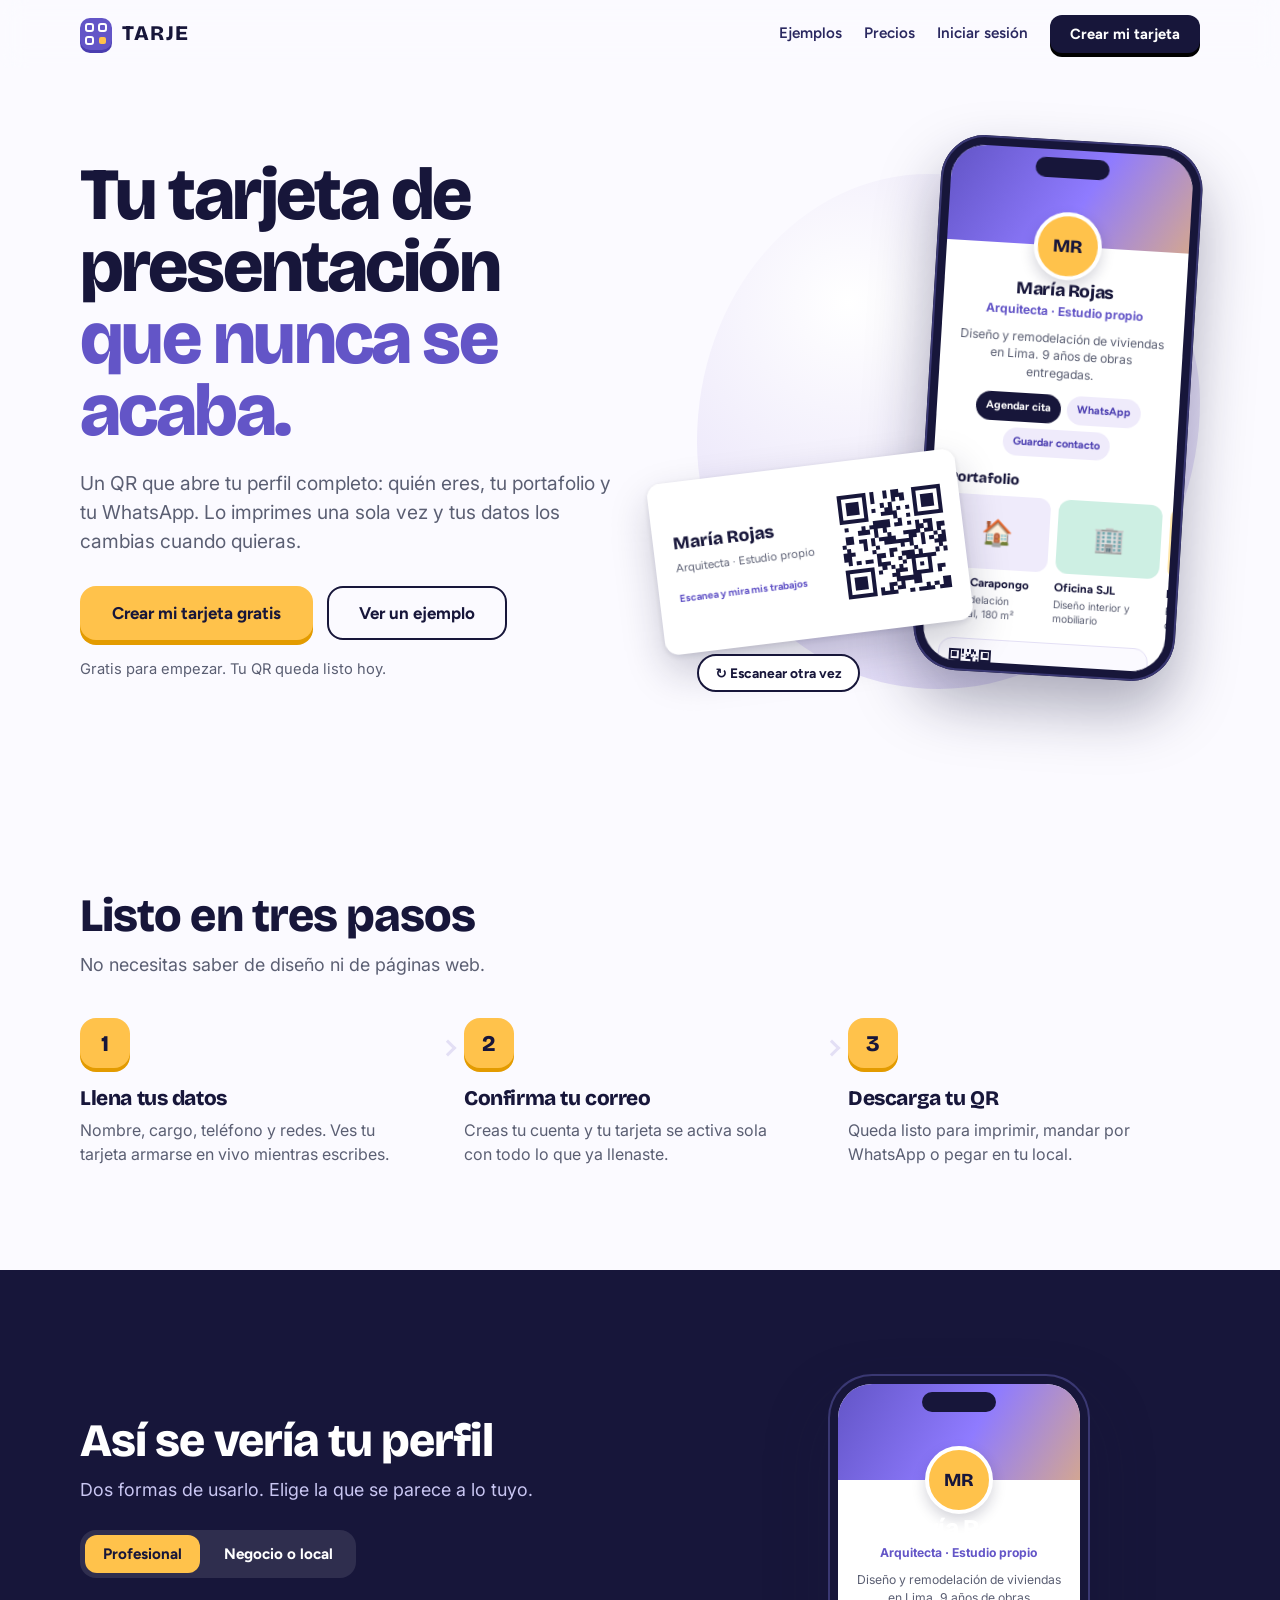
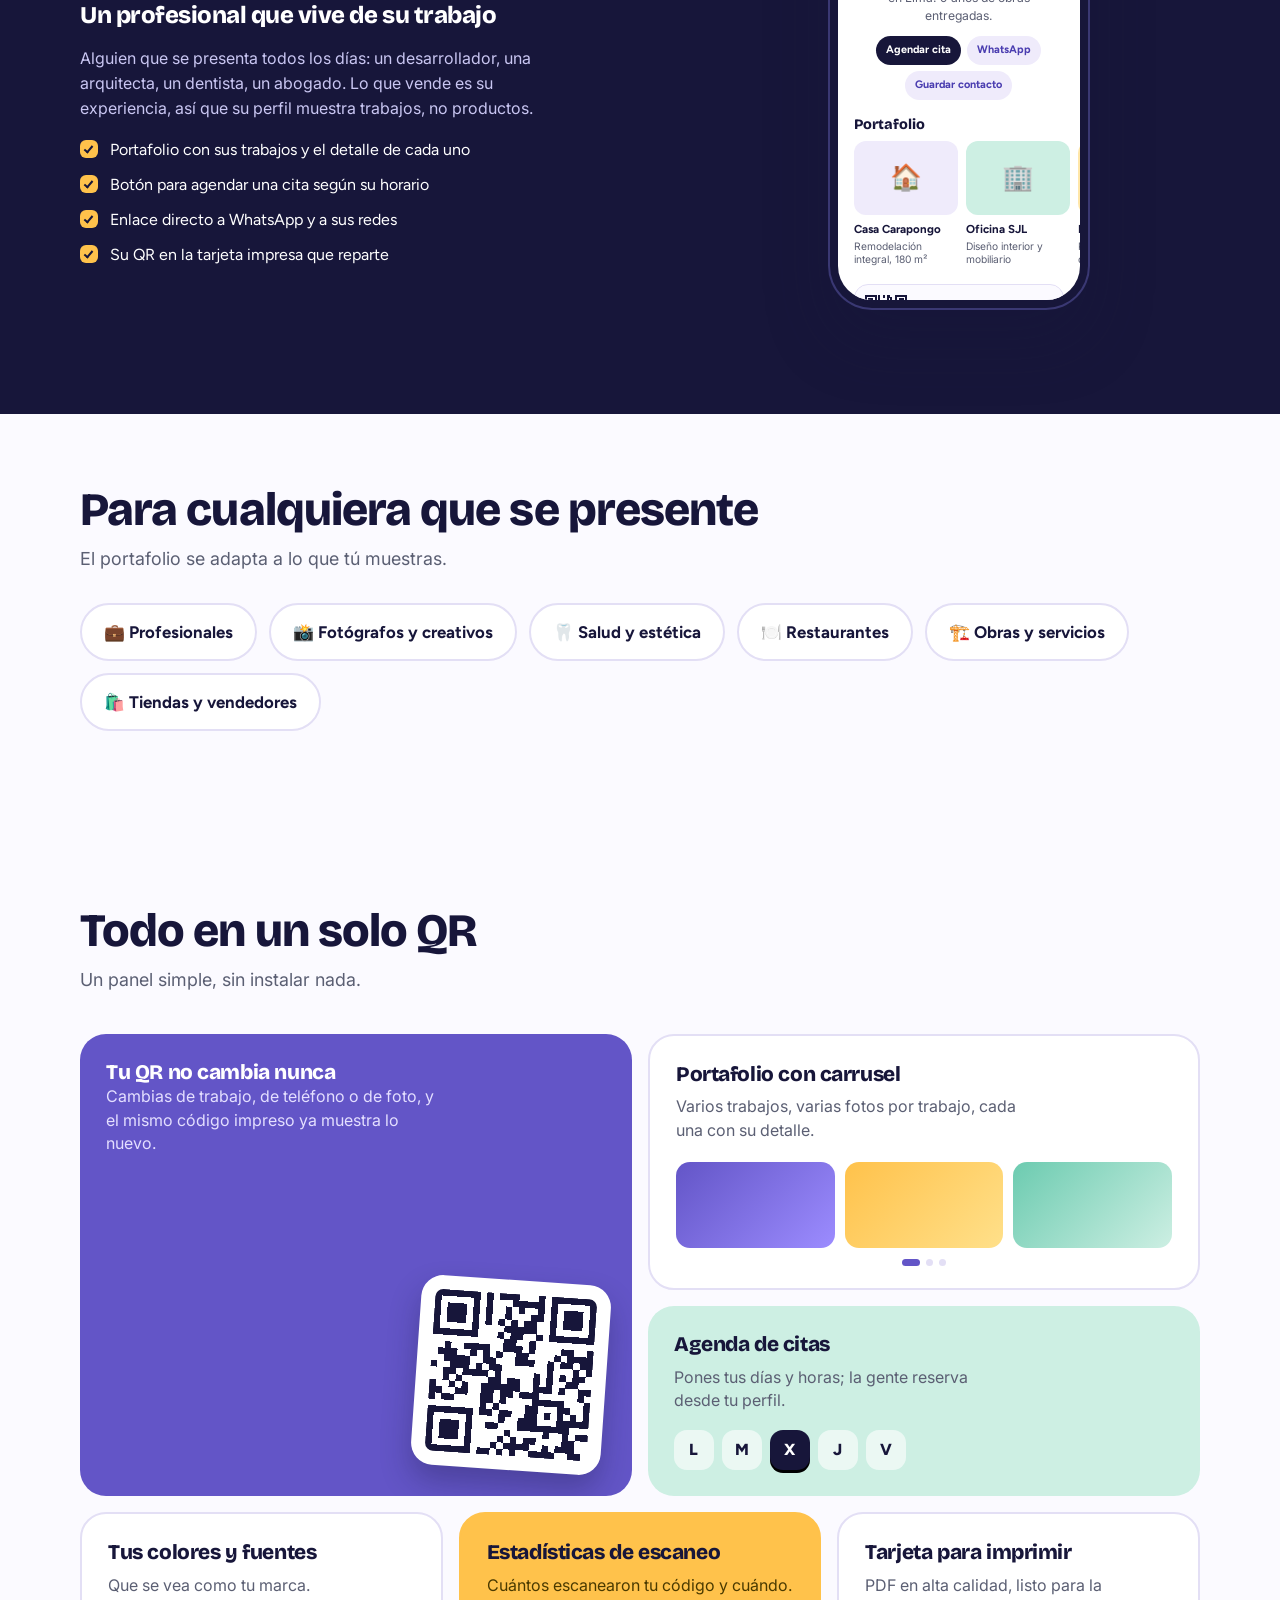
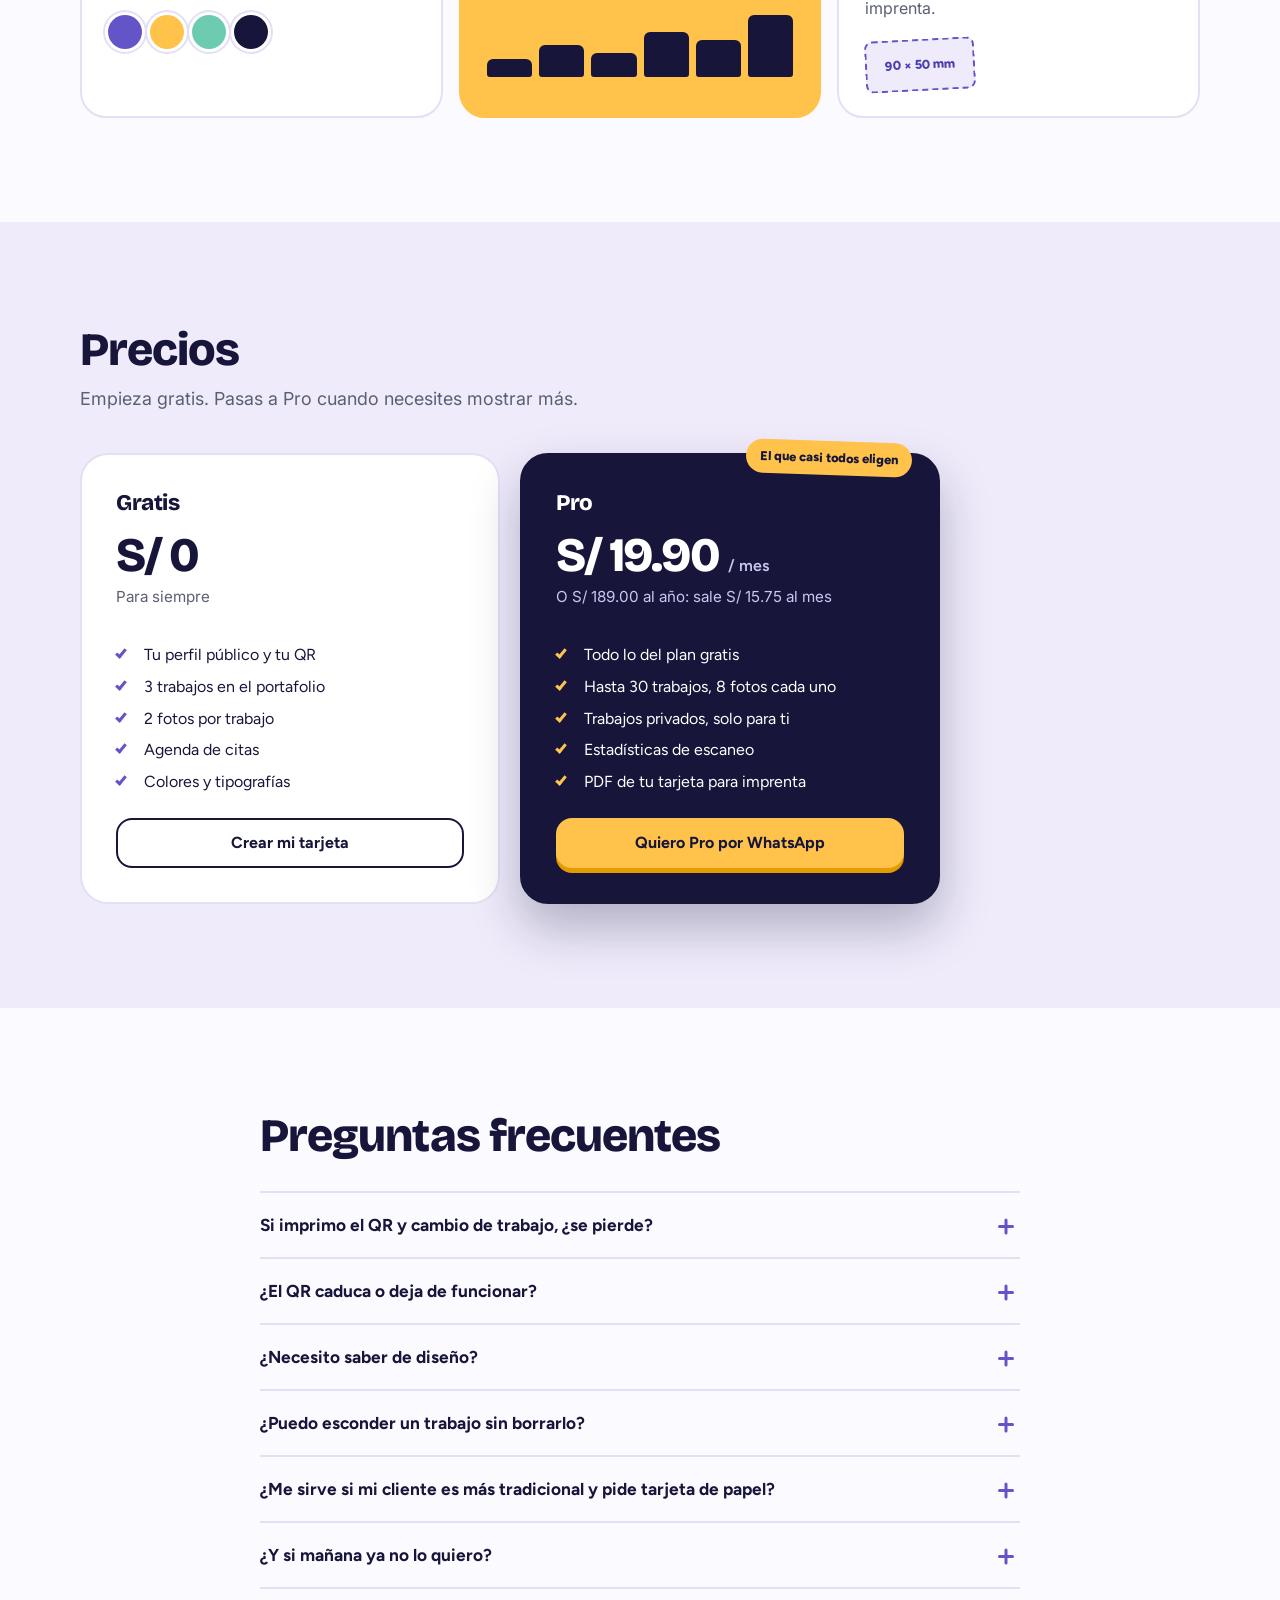
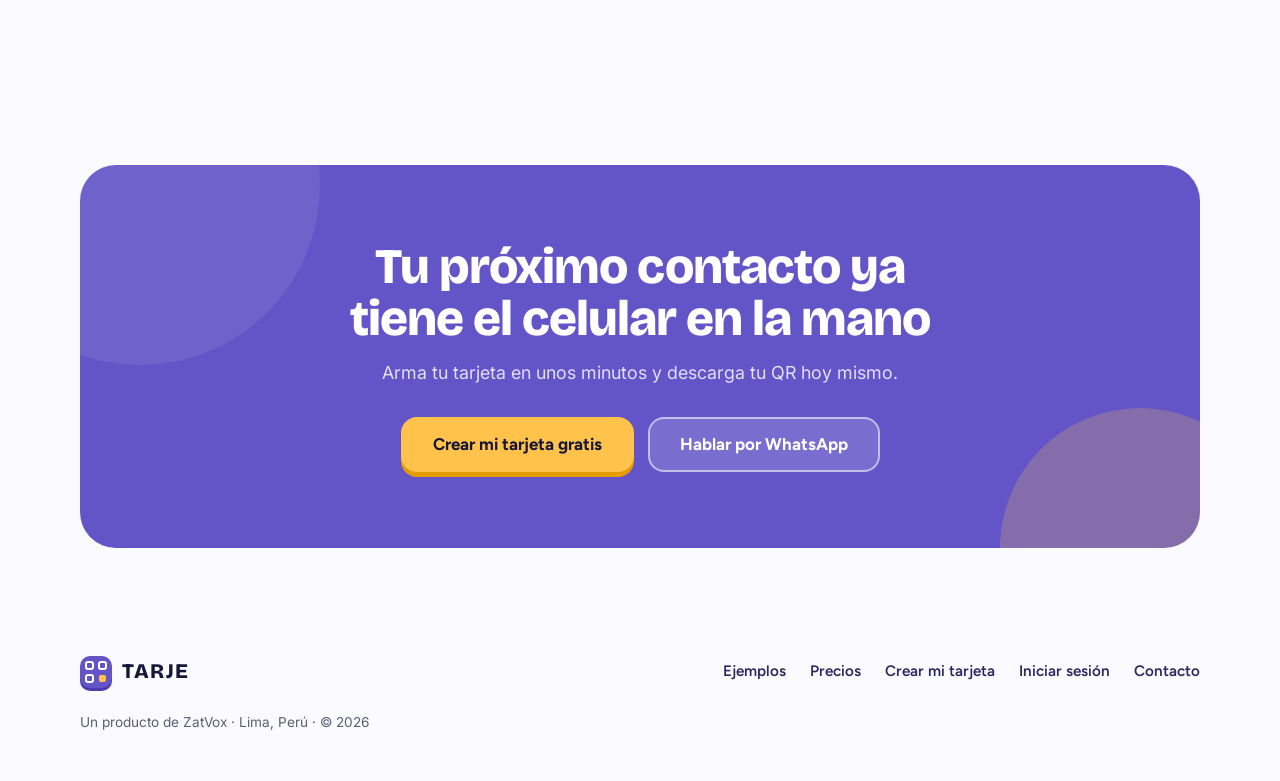
<file: index.html>
<!DOCTYPE html>
<html lang="es">
<head>
<meta charset="UTF-8">
<meta name="viewport" content="width=device-width, initial-scale=1">
<title>TARJE — Tu tarjeta de presentación en un QR</title>
<meta name="description" content="Crea tu tarjeta de presentación digital con portafolio, QR propio y agenda de citas. Imprime el QR una vez; tus datos los cambias cuando quieras.">
<meta name="theme-color" content="#6355C7">
<link rel="icon" href="assets/images/logo.svg">
<link rel="manifest" href="site.webmanifest">
<link rel="preconnect" href="https://fonts.googleapis.com">
<link rel="preconnect" href="https://fonts.gstatic.com" crossorigin>
<link rel="stylesheet" href="https://fonts.googleapis.com/css2?family=Bricolage+Grotesque:opsz,wght@12..96,600;12..96,800&family=Figtree:wght@400;500;600;700&display=swap">
<link rel="stylesheet" href="assets/css/styles.css">
<link rel="stylesheet" href="assets/css/landing.css">
</head>
<body class="lp" id="top">

<!-- ============ NAVBAR ============ -->
<nav class="lp-nav">
  <div class="lp-wrap lp-nav__inner">
    <a class="lp-brand" href="#top" aria-label="TARJE, inicio">
      <span class="lp-brand__mark" aria-hidden="true"><i></i><i></i><i></i><b></b></span>
      <span class="lp-brand__name" data-marca>TARJE</span>
    </a>
    <div class="lp-nav__links">
      <a class="lp-nav__txt" href="#demo">Ejemplos</a>
      <a class="lp-nav__txt" href="#precios">Precios</a>
      <a class="lp-nav__txt lp-nav__login" href="pages/login.html">Iniciar sesión</a>
      <a class="lp-btn lp-btn--ink lp-btn--sm" href="crear.html">Crear mi tarjeta</a>
    </div>
  </div>
</nav>

<main>
<!-- ============ HERO ============ -->
<header class="lp-hero">
  <div class="lp-wrap lp-hero__grid">
    <div class="lp-hero__copy">
      <h1>Tu tarjeta de presentación <span>que nunca se acaba.</span></h1>
      <p class="lp-hero__sub">
        Un QR que abre tu perfil completo: quién eres, tu portafolio y tu WhatsApp.
        Lo imprimes una sola vez y tus datos los cambias cuando quieras.
      </p>
      <div class="lp-hero__cta">
        <a class="lp-btn lp-btn--aji lp-btn--lg" href="crear.html">Crear mi tarjeta gratis</a>
        <a class="lp-btn lp-btn--line lp-btn--lg" href="#demo">Ver un ejemplo</a>
      </div>
      <p class="lp-hero__note">Gratis para empezar. Tu QR queda listo hoy.</p>
    </div>

    <div class="lp-scene" id="escena" aria-label="Un celular escaneando el QR de una tarjeta impresa y abriendo el perfil">
      <div class="lp-scene__blob" aria-hidden="true"></div>

      <div class="lp-paper" aria-hidden="true">
        <div class="lp-paper__txt">
          <b>María Rojas</b>
          <span>Arquitecta · Estudio propio</span>
          <small>Escanea y mira mis trabajos</small>
        </div>
        <div class="lp-paper__qr">
          <svg class="lp-qr" data-qr="hero" viewBox="0 0 25 25" shape-rendering="crispEdges"></svg>
          <i class="lp-beam"></i>
          <i class="lp-ping"></i>
        </div>
      </div>

      <div class="lp-phone">
        <span class="lp-phone__notch" aria-hidden="true"></span>
        <div class="lp-phone__screen" id="demo-screen"></div>
      </div>

      <button type="button" class="lp-replay" id="replay">↻ Escanear otra vez</button>
    </div>
  </div>
</header>

<!-- ============ CÓMO FUNCIONA ============ -->
<section class="lp-sec" id="como">
  <div class="lp-wrap">
    <h2 class="lp-h2">Listo en tres pasos</h2>
    <p class="lp-lead">No necesitas saber de diseño ni de páginas web.</p>
    <ol class="lp-steps">
      <li><span class="lp-steps__n">1</span><h3>Llena tus datos</h3><p>Nombre, cargo, teléfono y redes. Ves tu tarjeta armarse en vivo mientras escribes.</p></li>
      <li><span class="lp-steps__n">2</span><h3>Confirma tu correo</h3><p>Creas tu cuenta y tu tarjeta se activa sola con todo lo que ya llenaste.</p></li>
      <li><span class="lp-steps__n">3</span><h3>Descarga tu QR</h3><p>Queda listo para imprimir, mandar por WhatsApp o pegar en tu local.</p></li>
    </ol>
  </div>
</section>

<!-- ============ DEMO ============ -->
<section class="lp-sec lp-sec--ink" id="demo">
  <div class="lp-wrap lp-demo">
    <div class="lp-demo__copy">
      <h2 class="lp-h2">Así se vería tu perfil</h2>
      <p class="lp-lead">Dos formas de usarlo. Elige la que se parece a lo tuyo.</p>
      <div class="lp-tabs" role="tablist" aria-label="Tipo de perfil">
        <button class="lp-tab" role="tab" aria-selected="true"  data-demo="profesional">Profesional</button>
        <button class="lp-tab" role="tab" aria-selected="false" data-demo="negocio">Negocio o local</button>
      </div>
      <h3 id="demo-titulo">—</h3>
      <p id="demo-texto" class="lp-demo__txt"></p>
      <ul class="lp-demo__list" id="demo-bullets"></ul>
    </div>
    <div class="lp-phone lp-phone--static">
      <span class="lp-phone__notch" aria-hidden="true"></span>
      <div class="lp-phone__screen" id="demo-screen-2"></div>
    </div>
  </div>
</section>

<!-- ============ PARA QUIÉN ============ -->
<section class="lp-sec lp-sec--tight">
  <div class="lp-wrap">
    <h2 class="lp-h2">Para cualquiera que se presente</h2>
    <p class="lp-lead">El portafolio se adapta a lo que tú muestras.</p>
    <ul class="lp-chips">
      <li>💼 Profesionales</li>
      <li>📸 Fotógrafos y creativos</li>
      <li>🦷 Salud y estética</li>
      <li>🍽️ Restaurantes</li>
      <li>🏗️ Obras y servicios</li>
      <li>🛍️ Tiendas y vendedores</li>
    </ul>
  </div>
</section>

<!-- ============ FUNCIONES ============ -->
<section class="lp-sec">
  <div class="lp-wrap">
    <h2 class="lp-h2">Todo en un solo QR</h2>
    <p class="lp-lead">Un panel simple, sin instalar nada.</p>

    <div class="lp-bento">
      <article class="lp-tile lp-tile--qr">
        <div>
          <h3>Tu QR no cambia nunca</h3>
          <p>Cambias de trabajo, de teléfono o de foto, y el mismo código impreso ya muestra lo nuevo.</p>
        </div>
        <svg class="lp-qr lp-qr--tile" data-qr="tile" viewBox="0 0 25 25" shape-rendering="crispEdges" aria-hidden="true"></svg>
      </article>

      <article class="lp-tile lp-tile--port">
        <h3>Portafolio con carrusel</h3>
        <p>Varios trabajos, varias fotos por trabajo, cada una con su detalle.</p>
        <div class="lp-mini-car" aria-hidden="true"><i></i><i></i><i></i><em><u></u><u></u><u></u></em></div>
      </article>

      <article class="lp-tile lp-tile--cita">
        <h3>Agenda de citas</h3>
        <p>Pones tus días y horas; la gente reserva desde tu perfil.</p>
        <div class="lp-days" aria-hidden="true"><i>L</i><i>M</i><i class="on">X</i><i>J</i><i>V</i></div>
      </article>

      <article class="lp-tile lp-tile--color">
        <h3>Tus colores y fuentes</h3>
        <p>Que se vea como tu marca.</p>
        <div class="lp-swatches" aria-hidden="true"><i></i><i></i><i></i><i></i></div>
      </article>

      <article class="lp-tile lp-tile--stats">
        <h3>Estadísticas de escaneo</h3>
        <p>Cuántos escanearon tu código y cuándo.</p>
        <div class="lp-bars" aria-hidden="true"><i></i><i></i><i></i><i></i><i></i><i></i></div>
      </article>

      <article class="lp-tile lp-tile--print">
        <h3>Tarjeta para imprimir</h3>
        <p>PDF en alta calidad, listo para la imprenta.</p>
        <div class="lp-mini-card" aria-hidden="true">90 × 50 mm</div>
      </article>
    </div>
  </div>
</section>

<!-- ============ PRECIOS ============ -->
<section class="lp-sec lp-sec--lilac" id="precios">
  <div class="lp-wrap">
    <h2 class="lp-h2">Precios</h2>
    <p class="lp-lead">Empieza gratis. Pasas a Pro cuando necesites mostrar más.</p>

    <div class="lp-plans">
      <article class="lp-plan">
        <h3>Gratis</h3>
        <p class="lp-plan__price">S/ 0</p>
        <p class="lp-plan__alt">Para siempre</p>
        <ul>
          <li>Tu perfil público y tu QR</li>
          <li>3 trabajos en el portafolio</li>
          <li>2 fotos por trabajo</li>
          <li>Agenda de citas</li>
          <li>Colores y tipografías</li>
        </ul>
        <a class="lp-btn lp-btn--line" href="crear.html">Crear mi tarjeta</a>
      </article>

      <article class="lp-plan lp-plan--pro">
        <span class="lp-plan__tag">El que casi todos eligen</span>
        <h3>Pro</h3>
        <p class="lp-plan__price">S/ 19.90 <small>/ mes</small></p>
        <p class="lp-plan__alt">O S/ 189.00 al año: sale S/ 15.75 al mes</p>
        <ul>
          <li>Todo lo del plan gratis</li>
          <li>Hasta 30 trabajos, 8 fotos cada uno</li>
          <li>Trabajos privados, solo para ti</li>
          <li>Estadísticas de escaneo</li>
          <li>PDF de tu tarjeta para imprenta</li>
        </ul>
        <a class="lp-btn lp-btn--aji" href="crear.html" data-wa="pro">Quiero Pro por WhatsApp</a>
      </article>
    </div>
  </div>
</section>

<!-- ============ FAQ ============ -->
<section class="lp-sec">
  <div class="lp-wrap lp-wrap--narrow">
    <h2 class="lp-h2">Preguntas frecuentes</h2>
    <div class="lp-faq">
      <details><summary>Si imprimo el QR y cambio de trabajo, ¿se pierde?</summary>
        <p>No. El QR apunta a tu perfil, no a tus datos. Entras a tu panel, cambias cargo, empresa o teléfono, y el mismo código impreso ya muestra lo nuevo. Por eso conviene imprimir por millar una sola vez.</p></details>
      <details><summary>¿El QR caduca o deja de funcionar?</summary>
        <p>No caduca. Mientras tu perfil esté activo, el código sigue llevando a él.</p></details>
      <details><summary>¿Necesito saber de diseño?</summary>
        <p>No. Llenas un formulario y vas viendo el resultado. Si quieres, cambias colores y tipografía con un clic.</p></details>
      <details><summary>¿Puedo esconder un trabajo sin borrarlo?</summary>
        <p>Sí, en el plan Pro. Lo marcas como privado: lo sigues viendo tú en tu panel y desaparece del perfil público.</p></details>
      <details><summary>¿Me sirve si mi cliente es más tradicional y pide tarjeta de papel?</summary>
        <p>Para eso está el PDF para imprenta: tu tarjeta física, con tu QR impreso. El papel se lo das como siempre; el QR es el que se mantiene al día.</p></details>
      <details><summary>¿Y si mañana ya no lo quiero?</summary>
        <p>Cancelas cuando quieras y tu perfil vuelve al plan gratis. No se borra nada de golpe.</p></details>
    </div>
  </div>
</section>

<!-- ============ CTA FINAL ============ -->
<section class="lp-sec lp-sec--tight">
  <div class="lp-wrap">
    <div class="lp-cta">
      <h2>Tu próximo contacto ya tiene el celular en la mano</h2>
      <p>Arma tu tarjeta en unos minutos y descarga tu QR hoy mismo.</p>
      <div class="lp-cta__btns">
        <a class="lp-btn lp-btn--aji lp-btn--lg" href="crear.html">Crear mi tarjeta gratis</a>
        <a class="lp-btn lp-btn--glass lp-btn--lg" href="#" data-wa="contacto">Hablar por WhatsApp</a>
      </div>
    </div>
  </div>
</section>
</main>

<!-- ============ FOOTER ============ -->
<footer class="lp-footer">
  <div class="lp-wrap lp-footer__row">
    <a class="lp-brand" href="#top" aria-label="TARJE, inicio">
      <span class="lp-brand__mark" aria-hidden="true"><i></i><i></i><i></i><b></b></span>
      <span class="lp-brand__name" data-marca>TARJE</span>
    </a>
    <nav class="lp-footer__links" aria-label="Enlaces">
      <a href="#demo">Ejemplos</a>
      <a href="#precios">Precios</a>
      <a href="crear.html">Crear mi tarjeta</a>
      <a href="pages/login.html">Iniciar sesión</a>
      <a href="#" data-wa="contacto">Contacto</a>
    </nav>
    <p class="lp-footer__legal">Un producto de ZatVox · Lima, Perú · © <span id="anio"></span></p>
  </div>
</footer>

<script type="module" src="assets/js/landing.js"></script>
</body>
</html>
</file>
<file: assets/css/styles.css>
@import url('https://fonts.googleapis.com/css2?family=Poppins:wght@600;700&family=Inter:wght@400;500;600&display=swap');
@import url('variables.css');
@import url('components.css');
@import url('responsive.css');

* { box-sizing: border-box; }

html { scroll-behavior: smooth; }

body {
  margin: 0;
  font-family: var(--font-body);
  color: var(--color-text);
  background: var(--color-page-bg);
  line-height: 1.55;
  -webkit-font-smoothing: antialiased;
}

h1, h2, h3, h4 {
  font-family: var(--font-heading);
  line-height: 1.25;
  margin: 0 0 var(--space-sm);
}

/* Los párrafos deben referenciar la variable directamente: si solo
   heredaran el font-family ya resuelto de <body>, un cambio de
   --font-body más abajo en el árbol (preview de "Diseño", perfil
   público) no se reflejaría en vivo. Ver fix de fuentes en tiempo real. */
p { font-family: var(--font-body); }

a { color: var(--color-primary); text-decoration: none; }
a:hover { text-decoration: underline; }

img { max-width: 100%; display: block; }

.container {
  width: 100%;
  max-width: 1120px;
  margin: 0 auto;
  padding: 0 var(--space-md);
}

.visually-hidden {
  position: absolute !important;
  width: 1px; height: 1px;
  overflow: hidden;
  clip: rect(0 0 0 0);
  white-space: nowrap;
}

:focus-visible {
  outline: 3px solid var(--color-secondary);
  outline-offset: 2px;
}

@media (prefers-reduced-motion: reduce) {
  * { animation-duration: 0.01ms !important; transition-duration: 0.01ms !important; }
}

/* ------------------------------------------------------------
   Header / Navbar simple
------------------------------------------------------------ */
.navbar {
  display: flex;
  align-items: center;
  justify-content: space-between;
  padding: var(--space-md) 0;
}

.navbar__logo {
  display: inline-flex;
  align-items: center;
  gap: 10px;
  font-family: var(--font-heading);
  font-weight: 700;
  font-size: 1.25rem;
  color: var(--color-primary);
}
.navbar__logo img { width: 32px; height: 32px; border-radius: 8px; }

/* ------------------------------------------------------------
   Layout wizard: formulario + preview lado a lado
------------------------------------------------------------ */
.wizard-layout {
  display: grid;
  grid-template-columns: 1fr; /* móvil: apilado (evita el corte horizontal) */
  gap: var(--space-lg);
  align-items: start;
  padding: var(--space-lg) 0 var(--space-xl);
}

/* Layout lado a lado solo desde escritorio/tablet grande. Esta regla
   vive aquí (no solo en responsive.css) porque los @import siempre se
   resuelven ANTES que el resto de este archivo: si el 2-columnas
   quedara sin media query aquí, ganaría en TODOS los anchos, incluido
   el móvil, aunque responsive.css diga lo contrario (bug corregido). */
@media (min-width: 1024px) {
  .wizard-layout {
    grid-template-columns: 1.1fr 0.9fr;
  }
}

.wizard-pasos {
  display: flex;
  gap: var(--space-xs);
  margin-bottom: var(--space-md);
  flex-wrap: wrap;
}

.wizard-paso-indicador {
  width: 32px; height: 32px;
  border-radius: 50%;
  display: flex; align-items: center; justify-content: center;
  background: var(--gray-100);
  color: var(--gray-600);
  font-weight: 600;
  font-size: 0.85rem;
  border: 2px solid var(--color-border);
}

.wizard-paso-indicador.activo {
  background: var(--color-primary);
  border-color: var(--color-primary);
  color: #fff;
}

.wizard-paso-indicador.completo {
  background: var(--color-success);
  border-color: var(--color-success);
  color: #fff;
}

.wizard-paso { display: none; }
.wizard-paso.activo { display: block; }

/* ------------------------------------------------------------
   Preview de tarjeta (vive en wizard, dashboard y perfil público)
------------------------------------------------------------ */
.tarjeta-preview {
  position: static; /* móvil: no sticky, para que no se quede angosta al costado */
  order: -1; /* móvil: la vista previa va arriba del formulario */
  background: var(--color-bg);
  border-radius: var(--radius-lg);
  box-shadow: var(--shadow-lg);
  overflow: hidden;
  text-align: center;
}

@media (min-width: 1024px) {
  .tarjeta-preview {
    position: sticky;
    top: var(--space-md);
    order: 0;
  }
}

/* Banda de color que refleja la paleta elegida en "Diseño", en tiempo
   real. Incluye avatar + nombre + cargo + íconos de redes (como último
   hijo): estos últimos se pintan a medias fuera del degradado gracias
   al margin-bottom negativo de __redes, así la zona de color llega
   hasta la mitad de los íconos, igual que en el perfil público. */
.tarjeta-preview__header {
  position: relative;
  padding: var(--space-lg) var(--space-md) calc(var(--space-lg) + 12px);
  background: linear-gradient(135deg, var(--color-primary), var(--color-primary-dark));
  transition: background var(--transition);
}

/* Borde ondulado que separa la banda de color del cuerpo blanco,
   inspirado en el diseño de referencia (curva suave en vez de línea
   recta). El path usa var(--color-bg) para quedar siempre en blanco. */
.tarjeta-preview__ola {
  position: absolute;
  z-index: 1;
  left: 0; right: 0; bottom: -1px;
  width: 100%; height: 24px;
  display: block;
}

.tarjeta-preview__avatar-wrap {
  position: relative;
  width: 96px; height: 96px;
  margin: 0 auto var(--space-sm);
}

.tarjeta-preview__avatar {
  position: absolute; inset: 0;
  width: 96px; height: 96px;
  border-radius: 50%;
  object-fit: cover;
  background: var(--color-primary-light);
  border: 3px solid #fff;
  box-shadow: var(--shadow-sm);
}

/* Ícono de silueta que se muestra mientras no se ha elegido ninguna
   foto de perfil, para que la vista previa no luzca vacía desde el
   inicio (wizard y dashboard). Se oculta en cuanto hay una imagen. */
.tarjeta-preview__avatar-placeholder {
  position: absolute; inset: 0;
  display: flex; align-items: center; justify-content: center;
  border-radius: 50%;
  background: var(--color-primary-light);
  border: 3px solid #fff;
  box-shadow: var(--shadow-sm);
  color: var(--gray-500);
  pointer-events: none;
}

.tarjeta-preview__nombre { font-size: 1.35rem; margin-bottom: 2px; color: var(--color-on-primary, #fff); }
.tarjeta-preview__cargo { font-size: 0.95rem; margin-bottom: 0; color: var(--color-on-primary, #fff); opacity: 0.9; }

.tarjeta-preview__body { padding: 0 var(--space-md) var(--space-lg); }

.tarjeta-preview__bio { font-size: 0.9rem; color: var(--gray-600); margin: var(--space-md) 0; }
.tarjeta-preview__bio--vacio,
.tarjeta-preview__contacto-vacio,
.tarjeta-preview__redes-vacio { color: var(--gray-400); font-style: italic; }

.tarjeta-preview__redes-vacio {
  display: inline-block;
  font-size: 0.8rem;
  background: var(--color-bg);
  color: var(--gray-500);
  padding: 8px 14px;
  border-radius: var(--radius-lg);
  box-shadow: var(--shadow-sm);
}

.tarjeta-preview__redes {
  position: relative;
  z-index: 2;
  display: flex; justify-content: center; gap: var(--space-xs);
  flex-wrap: wrap; margin: var(--space-sm) 0 -19px;
}

.tarjeta-preview__redes a {
  width: 38px; height: 38px;
  display: flex; align-items: center; justify-content: center;
  border-radius: 50%;
  background: var(--color-bg);
  color: var(--gray-900);
  box-shadow: var(--shadow-sm);
  text-decoration: none;
}

/* Lista de contacto estilo "fila": ícono en círculo + etiqueta pequeña
   arriba y valor en negrita debajo, separadas por líneas divisorias
   (inspirado en el diseño de referencia). */
.tarjeta-preview__contacto {
  display: flex; flex-direction: column;
  text-align: left;
  background: var(--color-bg);
  border-radius: var(--radius-md);
  font-family: var(--font-body);
}

.tarjeta-preview__contacto-item {
  display: flex; gap: var(--space-sm); align-items: center;
  padding: var(--space-sm) 0;
  border-bottom: 1px solid var(--color-border);
  font-family: var(--font-body);
}

.tarjeta-preview__contacto-item:last-child { border-bottom: none; }

.tarjeta-preview__contacto-icono {
  width: 40px; height: 40px;
  flex-shrink: 0;
  border-radius: 50%;
  background: var(--gray-100);
  color: var(--gray-700);
  display: flex; align-items: center; justify-content: center;
}

.tarjeta-preview__contacto-texto { min-width: 0; }

.tarjeta-preview__contacto-label {
  display: block;
  font-size: 0.75rem;
  color: var(--gray-500);
}

.tarjeta-preview__contacto-valor {
  display: block;
  font-size: 0.95rem;
  font-weight: 600;
  color: var(--gray-900);
  overflow-wrap: anywhere;
  text-decoration: none;
}
a.tarjeta-preview__contacto-valor:hover { text-decoration: underline; }

/* Perfil público: header a todo ancho con fondo degradado.
   Incluye avatar + nombre + cargo + íconos de redes; estos últimos
   se pintan a medias fuera del degradado (margin-bottom negativo)
   para que la zona de color llegue hasta la mitad de los íconos,
   igual que en la vista previa del wizard/dashboard. */
.perfil-header {
  position: relative;
  background: linear-gradient(135deg, var(--color-primary), var(--color-primary-dark));
  padding: var(--space-xl) 0 calc(var(--space-md) + 12px);
  color: var(--color-on-primary);
  text-align: center;
  border-radius: 0 0 var(--radius-lg) var(--radius-lg);
}

.perfil-header .perfil-avatar {
  margin: 0 auto var(--space-sm);
}

.perfil-header .tarjeta-preview__redes {
  margin: var(--space-md) 0 -19px;
}

/* Botones de acción del perfil público (Guardar contacto / WhatsApp):
   siempre neutros (fondo claro, texto oscuro) para garantizar
   legibilidad sin importar la paleta libre que elija el usuario. */
.btn-perfil-accion {
  background: #fff;
  color: var(--gray-900);
  border: 1.5px solid var(--color-border);
}
.btn-perfil-accion:hover { background: var(--gray-100); }

/* Lightbox: al hacer click en una foto de la galería, se agranda en el
   centro de la pantalla; click fuera de la imagen (en el fondo oscuro)
   la vuelve a encoger a su lugar. Se anima con opacity + scale. */
.lightbox {
  position: fixed;
  inset: 0;
  z-index: 1000;
  display: flex;
  align-items: center;
  justify-content: center;
  padding: var(--space-lg);
  background: rgba(15, 15, 20, 0.88);
  opacity: 0;
  visibility: hidden;
  transition: opacity 0.25s ease;
}

.lightbox--visible {
  opacity: 1;
  visibility: visible;
}

.lightbox img {
  max-width: min(90vw, 640px);
  max-height: 85vh;
  border-radius: var(--radius-md);
  box-shadow: var(--shadow-lg);
  transform: scale(0.82);
  transition: transform 0.25s ease;
  cursor: default;
}

.lightbox--visible img {
  transform: scale(1);
}

.lightbox__cerrar {
  position: absolute;
  top: var(--space-md);
  right: var(--space-md);
  width: 40px; height: 40px;
  border-radius: 50%;
  border: none;
  background: rgba(255,255,255,0.92);
  color: var(--gray-900);
  font-size: 1.3rem;
  line-height: 1;
  cursor: pointer;
  box-shadow: var(--shadow-sm);
}
.lightbox__cerrar:hover { background: #fff; }

@media (prefers-reduced-motion: reduce) {
  .lightbox, .lightbox img { transition: none; }
}

/* ------------------------------------------------------------
   Módulo "Agendar una cita" (perfil público)
------------------------------------------------------------ */
.btn-agendar-cita {
  display: inline-flex;
  align-items: center;
  gap: 6px;
  margin: var(--space-sm) 0;
  background: rgba(255,255,255,0.15);
  border: 1.5px solid rgba(255,255,255,0.6);
  color: var(--color-on-primary, #fff);
  border-radius: var(--radius-lg);
  padding: 8px 18px;
  font-weight: 600;
  font-size: 0.9rem;
  cursor: pointer;
}
.btn-agendar-cita:hover { background: rgba(255,255,255,0.28); }

.cita-modal {
  position: fixed;
  inset: 0;
  z-index: 1000;
  display: flex;
  align-items: center;
  justify-content: center;
  padding: var(--space-md);
  background: rgba(15, 15, 20, 0.6);
  opacity: 0;
  visibility: hidden;
  transition: opacity 0.2s ease;
}
.cita-modal--visible { opacity: 1; visibility: visible; }

.cita-modal__caja {
  position: relative;
  width: 100%;
  max-width: 420px;
  max-height: 85vh;
  overflow-y: auto;
  background: var(--color-bg);
  border-radius: var(--radius-lg);
  box-shadow: var(--shadow-lg);
  padding: var(--space-lg);
}

.cita-calendario__nav {
  display: flex;
  align-items: center;
  justify-content: space-between;
  margin-bottom: var(--space-sm);
  font-weight: 600;
}

.cita-calendario__dias-semana,
.cita-calendario__grid {
  display: grid;
  grid-template-columns: repeat(7, 1fr);
  gap: 4px;
  text-align: center;
}

.cita-calendario__dias-semana span {
  font-size: 0.75rem;
  color: var(--gray-500);
  padding: 4px 0;
}

.cita-dia {
  aspect-ratio: 1 / 1;
  display: flex;
  align-items: center;
  justify-content: center;
  border-radius: var(--radius-sm);
  border: none;
  background: none;
  font-size: 0.9rem;
  color: var(--gray-800);
  cursor: pointer;
}
.cita-dia:disabled { color: var(--gray-300); cursor: default; }
.cita-dia.cita-dia--vacio { visibility: hidden; }
.cita-dia:not(:disabled):hover { background: var(--gray-100); }
.cita-dia.cita-dia--hoy { font-weight: 700; box-shadow: inset 0 0 0 1.5px var(--color-primary); }

.cita-volver {
  border: none; background: none; color: var(--color-primary);
  font-weight: 600; cursor: pointer; padding: 0; margin-bottom: var(--space-sm);
}

.cita-fecha-elegida { font-weight: 600; color: var(--gray-900); margin-bottom: var(--space-sm); }

.cita-horarios-grid {
  display: grid;
  grid-template-columns: repeat(auto-fill, minmax(84px, 1fr));
  gap: 8px;
}
.cita-horario-slot {
  border: 1.5px solid var(--color-border);
  background: var(--color-bg);
  border-radius: var(--radius-sm);
  padding: 8px 4px;
  font-size: 0.85rem;
  cursor: pointer;
}
.cita-horario-slot:hover { border-color: var(--color-primary); color: var(--color-primary); }

.perfil-video {
  aspect-ratio: 16 / 9;
  width: 100%;
  border-radius: var(--radius-md);
  overflow: hidden;
}
.perfil-video iframe { width: 100%; height: 100%; border: 0; }
</file>
<file: assets/css/landing.css>
/* ============================================================
   TARJE — landing
   Idea: la tarjeta de papel y el celular son lo único "vivo" de la
   página (un QR que se escanea y abre el perfil). Todo lo demás es
   quieto y limpio. Violeta de marca + ají amarillo como acento cálido.
   Display: Bricolage Grotesque · Texto: Figtree.
============================================================ */

.lp {
  --ink: #17163A;
  --ink-2: #2A2860;
  --vi: #6355C7;
  --vi-d: #4A3DB0;
  --lil: #EFEBFB;
  --aji: #FFC24B;
  --aji-d: #E39B00;
  --mint: #CDEFE3;
  --paper: #FBFAFF;
  --line: #E3DFF5;
  --mute: #5B5F73;
  --f-display: 'Bricolage Grotesque', system-ui, sans-serif;
  --f-text: 'Figtree', system-ui, sans-serif;

  font-family: var(--f-text);
  background: var(--paper);
  color: var(--ink);
  -webkit-font-smoothing: antialiased;
}
.lp *, .lp *::before, .lp *::after { box-sizing: border-box; }
.lp a { color: inherit; text-decoration: none; }
.lp :focus-visible { outline: 3px solid var(--vi); outline-offset: 3px; border-radius: 6px; }

.lp-wrap { width: min(1120px, 100% - 40px); margin-inline: auto; }
.lp-wrap--narrow { width: min(760px, 100% - 40px); }

/* ---------- Tipografía ---------- */
.lp h1, .lp h2, .lp h3 { font-family: var(--f-display); font-weight: 800; letter-spacing: -0.02em; margin: 0; color: inherit; }
.lp-h2 { font-size: clamp(1.9rem, 4.2vw, 2.9rem); line-height: 1.05; }
.lp-lead { font-size: 1.12rem; color: var(--mute); margin: 10px 0 0; max-width: 52ch; }
.lp-sec--ink .lp-lead { color: #C9C6F2; }

/* ---------- Botones: gruesos, con "escalón" que se aplasta al tocar ---------- */
.lp .lp-btn {
  display: inline-flex; align-items: center; justify-content: center; gap: 8px;
  font: 700 1rem/1 var(--f-text);
  padding: 15px 26px; border-radius: 16px; border: 2px solid transparent;
  cursor: pointer; white-space: nowrap; position: relative; top: 0;
  transition: top 120ms ease, box-shadow 120ms ease, background 160ms ease;
}
.lp .lp-btn--lg { padding: 17px 30px; font-size: 1.06rem; }
.lp .lp-btn--sm { padding: 10px 18px; font-size: .92rem; border-radius: 12px; }
.lp .lp-btn--aji { background: var(--aji); color: var(--ink); box-shadow: 0 5px 0 var(--aji-d); }
.lp .lp-btn--aji:hover { top: -1px; box-shadow: 0 6px 0 var(--aji-d); }
.lp .lp-btn--aji:active { top: 4px; box-shadow: 0 1px 0 var(--aji-d); }
.lp .lp-btn--ink { background: var(--ink); color: #fff; box-shadow: 0 4px 0 #000; }
.lp .lp-btn--ink:hover { top: -1px; }
.lp .lp-btn--ink:active { top: 3px; box-shadow: 0 1px 0 #000; }
.lp .lp-btn--line { background: transparent; color: var(--ink); border-color: var(--ink); }
.lp .lp-btn--line:hover { background: var(--ink); color: #fff; }
.lp .lp-btn--glass { background: rgba(255,255,255,.14); color: #fff; border-color: rgba(255,255,255,.55); }
.lp .lp-btn--glass:hover { background: rgba(255,255,255,.26); }

/* ---------- Navbar ---------- */
.lp-nav { position: sticky; top: 0; z-index: 50; background: rgba(251,250,255,.82); backdrop-filter: blur(12px); -webkit-backdrop-filter: blur(12px); }
.lp-nav__inner { display: flex; align-items: center; justify-content: space-between; min-height: 68px; gap: 16px; }
.lp-nav__links { display: flex; align-items: center; gap: 22px; }
.lp .lp-nav__txt { font-weight: 600; font-size: .95rem; color: var(--ink-2); }
.lp .lp-nav__txt:hover { color: var(--vi); }

.lp-brand { display: inline-flex; align-items: center; gap: 10px; }
.lp-brand__mark {
  width: 32px; height: 32px; border-radius: 10px; background: var(--vi); position: relative; display: block;
  box-shadow: 0 3px 0 var(--vi-d);
}
.lp-brand__mark i { position: absolute; width: 9px; height: 9px; border: 2.5px solid #fff; border-radius: 3px; }
.lp-brand__mark i:nth-child(1) { top: 5px; left: 5px; }
.lp-brand__mark i:nth-child(2) { top: 5px; right: 5px; }
.lp-brand__mark i:nth-child(3) { bottom: 5px; left: 5px; }
.lp-brand__mark b { position: absolute; right: 6px; bottom: 6px; width: 7px; height: 7px; border-radius: 2px; background: var(--aji); }
.lp-brand__name { font-family: var(--f-display); font-weight: 800; font-size: 1.3rem; letter-spacing: .06em; color: var(--ink); }

/* ---------- Hero ---------- */
.lp-hero { padding: clamp(28px, 6vw, 72px) 0 clamp(40px, 7vw, 88px); overflow: clip; }
.lp-hero__grid { display: grid; grid-template-columns: 1.05fr 1fr; gap: 24px; align-items: center; }
.lp .lp-hero h1 { font-size: clamp(2.5rem, 6.4vw, 4.6rem); line-height: .98; letter-spacing: -0.035em; }
.lp .lp-hero h1 span { display: block; color: var(--vi); }
.lp-hero__sub { font-size: 1.2rem; line-height: 1.5; color: var(--mute); max-width: 46ch; margin: 22px 0 0; }
.lp-hero__cta { display: flex; flex-wrap: wrap; gap: 14px; margin-top: 30px; }
.lp-hero__note { margin: 18px 0 0; font-size: .92rem; color: var(--mute); }

/* Escena: tarjeta impresa + celular */
.lp-scene { position: relative; height: 560px; max-width: 540px; width: 100%; margin-inline: auto; }
.lp-scene__blob {
  position: absolute; inset: 6% 0 2% 6%; border-radius: 46% 54% 52% 48% / 52% 44% 56% 48%;
  background: radial-gradient(circle at 30% 25%, #fff 0, var(--lil) 40%, #DCD5F7 100%);
}
.lp-paper {
  position: absolute; left: -2%; bottom: 62px; width: 310px; aspect-ratio: 9 / 5;
  background: #fff; border-radius: 14px; padding: 18px 18px 18px 20px;
  display: flex; justify-content: space-between; align-items: stretch; gap: 10px;
  box-shadow: 0 2px 0 #fff inset, 0 18px 40px rgba(23,22,58,.22), 0 2px 6px rgba(23,22,58,.12);
  transform: rotate(-7deg); z-index: 3;
}
.lp-paper__txt { display: flex; flex-direction: column; justify-content: center; gap: 3px; min-width: 0; }
.lp-paper__txt b { font-family: var(--f-display); font-size: 1.1rem; font-weight: 800; }
.lp-paper__txt span { font-size: .72rem; color: var(--mute); }
.lp-paper__txt small { margin-top: 10px; font-size: .64rem; color: var(--vi); font-weight: 700; }
.lp-paper__qr { position: relative; width: 104px; flex: 0 0 104px; align-self: center; }
.lp-qr { width: 100%; height: auto; display: block; fill: var(--ink); }
.lp-beam {
  position: absolute; left: -14%; right: -14%; top: 0; height: 4px; border-radius: 4px; opacity: 0;
  background: var(--aji); box-shadow: 0 0 14px 4px rgba(255,194,75,.85);
}
.lp-ping { position: absolute; inset: -6px; border-radius: 12px; border: 3px solid var(--aji); opacity: 0; pointer-events: none; }

.lp-phone {
  position: absolute; right: 2%; top: 0; width: 262px; height: 536px;
  background: var(--ink); border-radius: 44px; padding: 10px;
  box-shadow: 0 30px 60px rgba(23,22,58,.35), 0 0 0 2px #3a3873 inset;
  transform: rotate(3.5deg); z-index: 2;
}
.lp-phone__notch { position: absolute; z-index: 4; top: 18px; left: 50%; width: 74px; height: 20px; margin-left: -37px; background: var(--ink); border-radius: 12px; }
.lp-phone__screen { position: relative; height: 100%; border-radius: 34px; overflow: hidden; background: #fff; }
.lp-phone--static { position: relative; right: auto; top: auto; transform: none; margin-inline: auto; flex: 0 0 auto; }

.lp-replay {
  position: absolute; left: 6%; bottom: 8px; z-index: 5; cursor: pointer;
  font: 700 .86rem var(--f-text); color: var(--ink); background: #fff;
  border: 2px solid var(--ink); border-radius: 999px; padding: 9px 16px;
  transition: background 160ms ease, color 160ms ease;
}
.lp-replay:hover { background: var(--ink); color: #fff; }

/* El momento memorable: el rayo recorre el QR → la tarjeta "responde" → el perfil se revela.
   Sin JS (o con movimiento reducido) se ve el estado final. */
.lp-scene.is-armed .lp-phone__screen { opacity: 0; filter: blur(12px); transform: scale(.97); }
.lp-scene.play .lp-phone__screen { animation: lp-reveal 800ms 1.35s cubic-bezier(.2,.8,.2,1) forwards; }
.lp-scene.play .lp-beam { animation: lp-sweep 1.15s .25s ease-in-out forwards; }
.lp-scene.play .lp-ping { animation: lp-ping 700ms 1.25s ease-out forwards; }
.lp-scene.play .dm-body > * { animation: lp-pop 520ms cubic-bezier(.2,.8,.2,1) both; animation-delay: calc(1.65s + var(--i, 0) * 90ms); }
@keyframes lp-sweep { 0% { top: -6%; opacity: 0; } 12% { opacity: 1; } 88% { opacity: 1; } 100% { top: 100%; opacity: 0; } }
@keyframes lp-ping { 0% { opacity: .95; transform: scale(.94); } 100% { opacity: 0; transform: scale(1.35); } }
@keyframes lp-reveal { to { opacity: 1; filter: blur(0); transform: none; } }
@keyframes lp-pop { from { opacity: 0; transform: translateY(14px); } to { opacity: 1; transform: none; } }

/* ---------- Perfil de muestra dentro del celular ---------- */
.dm-cover { height: 96px; background: linear-gradient(120deg, var(--vi) 0%, #8F7BFF 55%, var(--aji) 130%); }
.dm-body { padding: 0 16px 18px; margin-top: -34px; display: flex; flex-direction: column; align-items: center; text-align: center; }
.dm-avatar {
  width: 68px; height: 68px; border-radius: 50%; background: var(--aji); color: var(--ink);
  display: grid; place-items: center; font: 800 1.15rem var(--f-display);
  border: 4px solid #fff; box-shadow: 0 6px 14px rgba(23,22,58,.18);
}
.dm-name { font: 800 1.1rem var(--f-display); margin: 8px 0 0; letter-spacing: -0.01em; color: var(--ink); }
.dm-role { font-size: .76rem; color: var(--vi); font-weight: 700; margin: 2px 0 0; }
.dm-bio { font-size: .76rem; color: var(--mute); margin: 8px 0 0; line-height: 1.45; }
.dm-actions { display: flex; flex-wrap: wrap; justify-content: center; gap: 6px; margin-top: 12px; }
.dm-chip { font-size: .68rem; font-weight: 700; padding: 6px 10px; border-radius: 999px; background: var(--lil); color: var(--vi-d); }
.dm-chip--solid { background: var(--ink); color: #fff; }
.dm-h { font: 800 .9rem var(--f-display); align-self: flex-start; margin: 16px 0 8px; color: var(--ink); }
.dm-rail { display: flex; gap: 8px; width: calc(100% + 32px); margin-inline: -16px; padding: 0 16px 4px; overflow: hidden; align-self: stretch; }
.dm-card { flex: 0 0 104px; text-align: left; }
.dm-card__img { height: 74px; border-radius: 12px; display: grid; place-items: center; font-size: 1.6rem; }
.dm-card__t { font-weight: 700; font-size: .72rem; margin-top: 6px; color: var(--ink); }
.dm-card__d { font-size: .64rem; color: var(--mute); margin: 1px 0 0; line-height: 1.3; }
.dm-qr { display: flex; align-items: center; gap: 10px; margin-top: 14px; padding: 10px; border-radius: 14px; background: var(--paper); border: 1px solid var(--line); align-self: stretch; text-align: left; }
.dm-qr__box { width: 42px; height: 42px; flex: 0 0 42px; }
.dm-qr__box svg { width: 100%; height: 100%; display: block; fill: var(--ink); }
.dm-qr__t { font-size: .66rem; color: var(--mute); margin: 0; }

/* ---------- Secciones ---------- */
.lp-sec { padding: clamp(56px, 9vw, 104px) 0; }
.lp-sec--tight { padding: clamp(40px, 6vw, 72px) 0; }
.lp-sec--lilac { background: var(--lil); }
.lp-sec--ink { background: var(--ink); color: #fff; }

/* Pasos: sí son una secuencia, por eso van numerados */
.lp-steps { list-style: none; margin: 40px 0 0; padding: 0; display: grid; grid-template-columns: repeat(3, 1fr); gap: 32px; position: relative; }
.lp-steps li { position: relative; }
.lp-steps li + li::before { content: ''; position: absolute; top: 24px; left: -22px; width: 12px; height: 12px; border-top: 3px solid var(--line); border-right: 3px solid var(--line); transform: rotate(45deg); }
.lp-steps__n { display: grid; place-items: center; width: 50px; height: 50px; border-radius: 16px; background: var(--aji); color: var(--ink); font: 800 1.4rem var(--f-display); box-shadow: 0 4px 0 var(--aji-d); }
.lp-steps h3 { font-size: 1.3rem; margin: 18px 0 6px; }
.lp-steps p { margin: 0; color: var(--mute); max-width: 32ch; line-height: 1.5; }

/* Demo */
.lp-demo { display: grid; grid-template-columns: 1.1fr .9fr; gap: 48px; align-items: center; }
.lp-tabs { display: inline-flex; gap: 6px; padding: 5px; margin: 26px 0 22px; background: rgba(255,255,255,.1); border-radius: 16px; }
.lp .lp-tab { font: 700 .95rem var(--f-text); color: #fff; background: transparent; border: 0; padding: 10px 18px; border-radius: 12px; cursor: pointer; transition: background 160ms ease, color 160ms ease; }
.lp .lp-tab[aria-selected="true"] { background: var(--aji); color: var(--ink); }
.lp-demo h3 { font-size: 1.5rem; }
.lp-demo__txt { color: #C9C6F2; line-height: 1.55; max-width: 50ch; }
.lp-demo__list { list-style: none; padding: 0; margin: 18px 0 0; display: grid; gap: 10px; }
.lp-demo__list li { position: relative; padding-left: 30px; color: #fff; }
.lp-demo__list li::before { content: ''; position: absolute; left: 0; top: 2px; width: 18px; height: 18px; border-radius: 6px; background: var(--aji); }
.lp-demo__list li::after { content: ''; position: absolute; left: 6px; top: 6px; width: 5px; height: 9px; border: solid var(--ink); border-width: 0 2.5px 2.5px 0; transform: rotate(40deg); }
.lp-phone--static .lp-phone__screen { animation: lp-fade 360ms ease; }
@keyframes lp-fade { from { opacity: 0; } to { opacity: 1; } }

/* Para quién: chips, no tarjetas */
.lp-chips { list-style: none; padding: 0; margin: 30px 0 0; display: flex; flex-wrap: wrap; gap: 12px; }
.lp-chips li { font-weight: 700; font-size: 1.05rem; padding: 14px 22px; border-radius: 999px; background: #fff; border: 2px solid var(--line); transition: transform 160ms ease, border-color 160ms ease; }
.lp-chips li:hover { transform: rotate(-2deg) translateY(-2px); border-color: var(--vi); }

/* Funciones: bento con tamaños distintos */
.lp-bento { display: grid; grid-template-columns: repeat(6, 1fr); gap: 16px; margin-top: 40px; }
.lp-tile { border-radius: 26px; padding: 26px; background: var(--lil); display: flex; flex-direction: column; gap: 8px; overflow: hidden; position: relative; }
.lp-tile h3 { font-size: 1.3rem; }
.lp-tile p { margin: 0; color: var(--mute); line-height: 1.45; max-width: 34ch; }
.lp-tile--qr { grid-column: span 3; grid-row: span 2; background: var(--vi); color: #fff; justify-content: space-between; }
.lp-tile--qr p { color: #E4DFFF; }
.lp-qr--tile { width: 190px; margin-left: auto; padding: 14px; background: #fff; border-radius: 22px; transform: rotate(4deg); box-shadow: 0 16px 30px rgba(23,22,58,.3); }
.lp-tile--port { grid-column: span 3; background: #fff; border: 2px solid var(--line); }
.lp-tile--cita { grid-column: span 3; background: var(--mint); }
.lp-tile--color, .lp-tile--stats, .lp-tile--print { grid-column: span 2; background: #fff; border: 2px solid var(--line); }
.lp-tile--stats { background: var(--aji); border-color: var(--aji); }
.lp-tile--stats p { color: #4a3a00; }

.lp-mini-car { position: relative; display: flex; gap: 10px; margin-top: 12px; }
.lp-mini-car i { flex: 1; height: 86px; border-radius: 14px; background: linear-gradient(135deg, var(--vi), #9C8CFF); }
.lp-mini-car i:nth-child(2) { background: linear-gradient(135deg, var(--aji), #FFE08A); }
.lp-mini-car i:nth-child(3) { background: linear-gradient(135deg, #6CCBB0, var(--mint)); }
.lp-mini-car em { position: absolute; left: 0; right: 0; bottom: -18px; display: flex; justify-content: center; gap: 6px; }
.lp-mini-car u { width: 7px; height: 7px; border-radius: 50%; background: var(--line); }
.lp-mini-car u:first-child { background: var(--vi); width: 18px; border-radius: 6px; }
.lp-tile--port { padding-bottom: 40px; }

.lp-days { display: flex; gap: 8px; margin-top: 10px; }
.lp-days i { font-style: normal; font-weight: 800; width: 40px; height: 40px; border-radius: 13px; display: grid; place-items: center; background: rgba(255,255,255,.6); }
.lp-days i.on { background: var(--ink); color: #fff; box-shadow: 0 3px 0 #000; }

.lp-swatches { display: flex; gap: 8px; margin-top: 10px; }
.lp-swatches i { width: 34px; height: 34px; border-radius: 50%; background: var(--vi); box-shadow: 0 0 0 3px #fff, 0 0 0 5px var(--line); }
.lp-swatches i:nth-child(2) { background: var(--aji); }
.lp-swatches i:nth-child(3) { background: #6CCBB0; }
.lp-swatches i:nth-child(4) { background: var(--ink); }

.lp-bars { display: flex; align-items: flex-end; gap: 7px; height: 62px; margin-top: 10px; }
.lp-bars i { flex: 1; border-radius: 6px 6px 3px 3px; background: var(--ink); height: 30%; }
.lp-bars i:nth-child(2) { height: 52%; } .lp-bars i:nth-child(3) { height: 40%; }
.lp-bars i:nth-child(4) { height: 74%; } .lp-bars i:nth-child(5) { height: 60%; } .lp-bars i:nth-child(6) { height: 100%; }

.lp-mini-card { margin-top: 10px; align-self: flex-start; font-weight: 800; font-size: .8rem; color: var(--vi-d); background: var(--lil); border: 2px dashed var(--vi); border-radius: 8px; padding: 14px 18px; transform: rotate(-3deg); }

/* Precios */
.lp-plans { display: grid; grid-template-columns: 1fr 1fr; gap: 20px; margin-top: 40px; max-width: 860px; }
.lp-plan { background: #fff; border-radius: 28px; padding: 34px; display: flex; flex-direction: column; position: relative; border: 2px solid var(--line); }
.lp-plan h3 { font-size: 1.4rem; }
.lp-plan__price { font: 800 3rem/1 var(--f-display); margin: 14px 0 0; letter-spacing: -0.03em; }
.lp-plan__price small { font: 600 1rem var(--f-text); color: var(--mute); letter-spacing: 0; }
.lp-plan__alt { color: var(--mute); margin: 6px 0 0; font-size: .95rem; min-height: 2.6em; }
.lp-plan ul { list-style: none; padding: 0; margin: 20px 0 26px; display: grid; gap: 10px; flex: 1; }
.lp-plan li { position: relative; padding-left: 28px; line-height: 1.35; }
.lp-plan li::before { content: ''; position: absolute; left: 2px; top: 3px; width: 6px; height: 11px; border: solid var(--vi); border-width: 0 3px 3px 0; transform: rotate(40deg); }
.lp-plan--pro { background: var(--ink); color: #fff; border-color: var(--ink); box-shadow: 0 24px 50px rgba(23,22,58,.28); }
.lp-plan--pro .lp-plan__alt { color: #C9C6F2; }
.lp-plan--pro .lp-plan__price small { color: #C9C6F2; }
.lp-plan--pro li::before { border-color: var(--aji); }
.lp-plan__tag { position: absolute; top: -14px; right: 26px; background: var(--aji); color: var(--ink); font-weight: 800; font-size: .8rem; padding: 7px 14px; border-radius: 999px; transform: rotate(2deg); }

/* FAQ */
.lp-faq { margin-top: 30px; border-top: 2px solid var(--line); }
.lp-faq details { border-bottom: 2px solid var(--line); }
.lp-faq summary { list-style: none; cursor: pointer; padding: 22px 44px 22px 0; font: 700 1.08rem var(--f-text); position: relative; }
.lp-faq summary::-webkit-details-marker { display: none; }
.lp-faq summary::before, .lp-faq summary::after { content: ''; position: absolute; right: 6px; top: 50%; width: 16px; height: 3px; background: var(--vi); border-radius: 3px; transition: transform 200ms ease; }
.lp-faq summary::after { transform: rotate(90deg); }
.lp-faq details[open] summary::after { transform: rotate(0); }
.lp-faq p { margin: 0 0 22px; color: var(--mute); line-height: 1.6; max-width: 62ch; }

/* CTA final */
.lp-cta { background: var(--vi); color: #fff; border-radius: 36px; padding: clamp(36px, 7vw, 76px) clamp(24px, 5vw, 64px); text-align: center; position: relative; overflow: hidden; }
.lp-cta::before, .lp-cta::after { content: ''; position: absolute; border-radius: 50%; background: rgba(255,255,255,.08); }
.lp-cta::before { width: 360px; height: 360px; left: -120px; top: -160px; }
.lp-cta::after { width: 280px; height: 280px; right: -80px; bottom: -140px; background: rgba(255,194,75,.22); }
.lp-cta > * { position: relative; z-index: 1; }
.lp-cta h2 { font-size: clamp(1.9rem, 4.6vw, 3.1rem); line-height: 1.05; max-width: 20ch; margin-inline: auto; }
.lp-cta p { color: #E4DFFF; font-size: 1.12rem; margin: 14px 0 0; }
.lp-cta__btns { display: flex; flex-wrap: wrap; justify-content: center; gap: 14px; margin-top: 30px; }

/* Footer */
.lp-footer { padding: 36px 0 48px; }
.lp-footer__row { display: flex; flex-wrap: wrap; align-items: center; justify-content: space-between; gap: 18px 32px; }
.lp-footer__links { display: flex; flex-wrap: wrap; gap: 8px 24px; }
.lp .lp-footer__links a { font-weight: 600; font-size: .95rem; color: var(--ink-2); }
.lp .lp-footer__links a:hover { color: var(--vi); }
.lp-footer__legal { width: 100%; margin: 6px 0 0; font-size: .85rem; color: var(--mute); }

/* ---------- Responsive ---------- */
@media (max-width: 960px) {
  .lp-hero__grid { grid-template-columns: 1fr; gap: 12px; }
  .lp-demo { grid-template-columns: 1fr; gap: 36px; }
  .lp-steps { grid-template-columns: 1fr; gap: 28px; }
  .lp-steps li + li::before { display: none; }
  .lp-bento { grid-template-columns: 1fr 1fr; }
  .lp-tile--qr, .lp-tile--port, .lp-tile--cita { grid-column: span 2; grid-row: auto; }
  .lp-tile--color, .lp-tile--stats, .lp-tile--print { grid-column: span 1; }
  .lp-plans { grid-template-columns: 1fr; }
}
@media (max-width: 640px) {
  .lp-nav__txt { display: none; }
  .lp-nav__login { display: inline !important; }
  .lp-scene { height: 440px; max-width: 360px; }
  .lp-phone { width: 202px; height: 412px; border-radius: 36px; padding: 8px; right: 0; }
  .lp-phone__screen { border-radius: 28px; }
  .lp-phone__notch { width: 58px; height: 16px; margin-left: -29px; top: 14px; }
  .lp-phone .dm-cover { height: 74px; }
  .lp-phone .dm-avatar { width: 54px; height: 54px; font-size: 1rem; }
  .lp-phone .dm-name { font-size: .95rem; }
  .lp-phone .dm-rail { display: none; }
  .lp-phone .dm-h { display: none; }
  .lp-paper { width: 236px; padding: 12px 12px 12px 14px; bottom: 42px; left: -4px; }
  .lp-paper__qr { width: 78px; flex-basis: 78px; }
  .lp-paper__txt b { font-size: .92rem; }
  .lp-bento { grid-template-columns: 1fr; }
  .lp-tile--color, .lp-tile--stats, .lp-tile--print, .lp-tile--qr, .lp-tile--port, .lp-tile--cita { grid-column: span 1; }
  .lp-tile--qr { min-height: 330px; }
  .lp .lp-btn--lg { width: 100%; }
  .lp-hero__cta, .lp-cta__btns { flex-direction: column; }
}

@media (prefers-reduced-motion: reduce) {
  .lp *, .lp *::before, .lp *::after { animation: none !important; transition: none !important; }
  .lp-scene.is-armed .lp-phone__screen { opacity: 1; filter: none; transform: none; }
}
</file>
